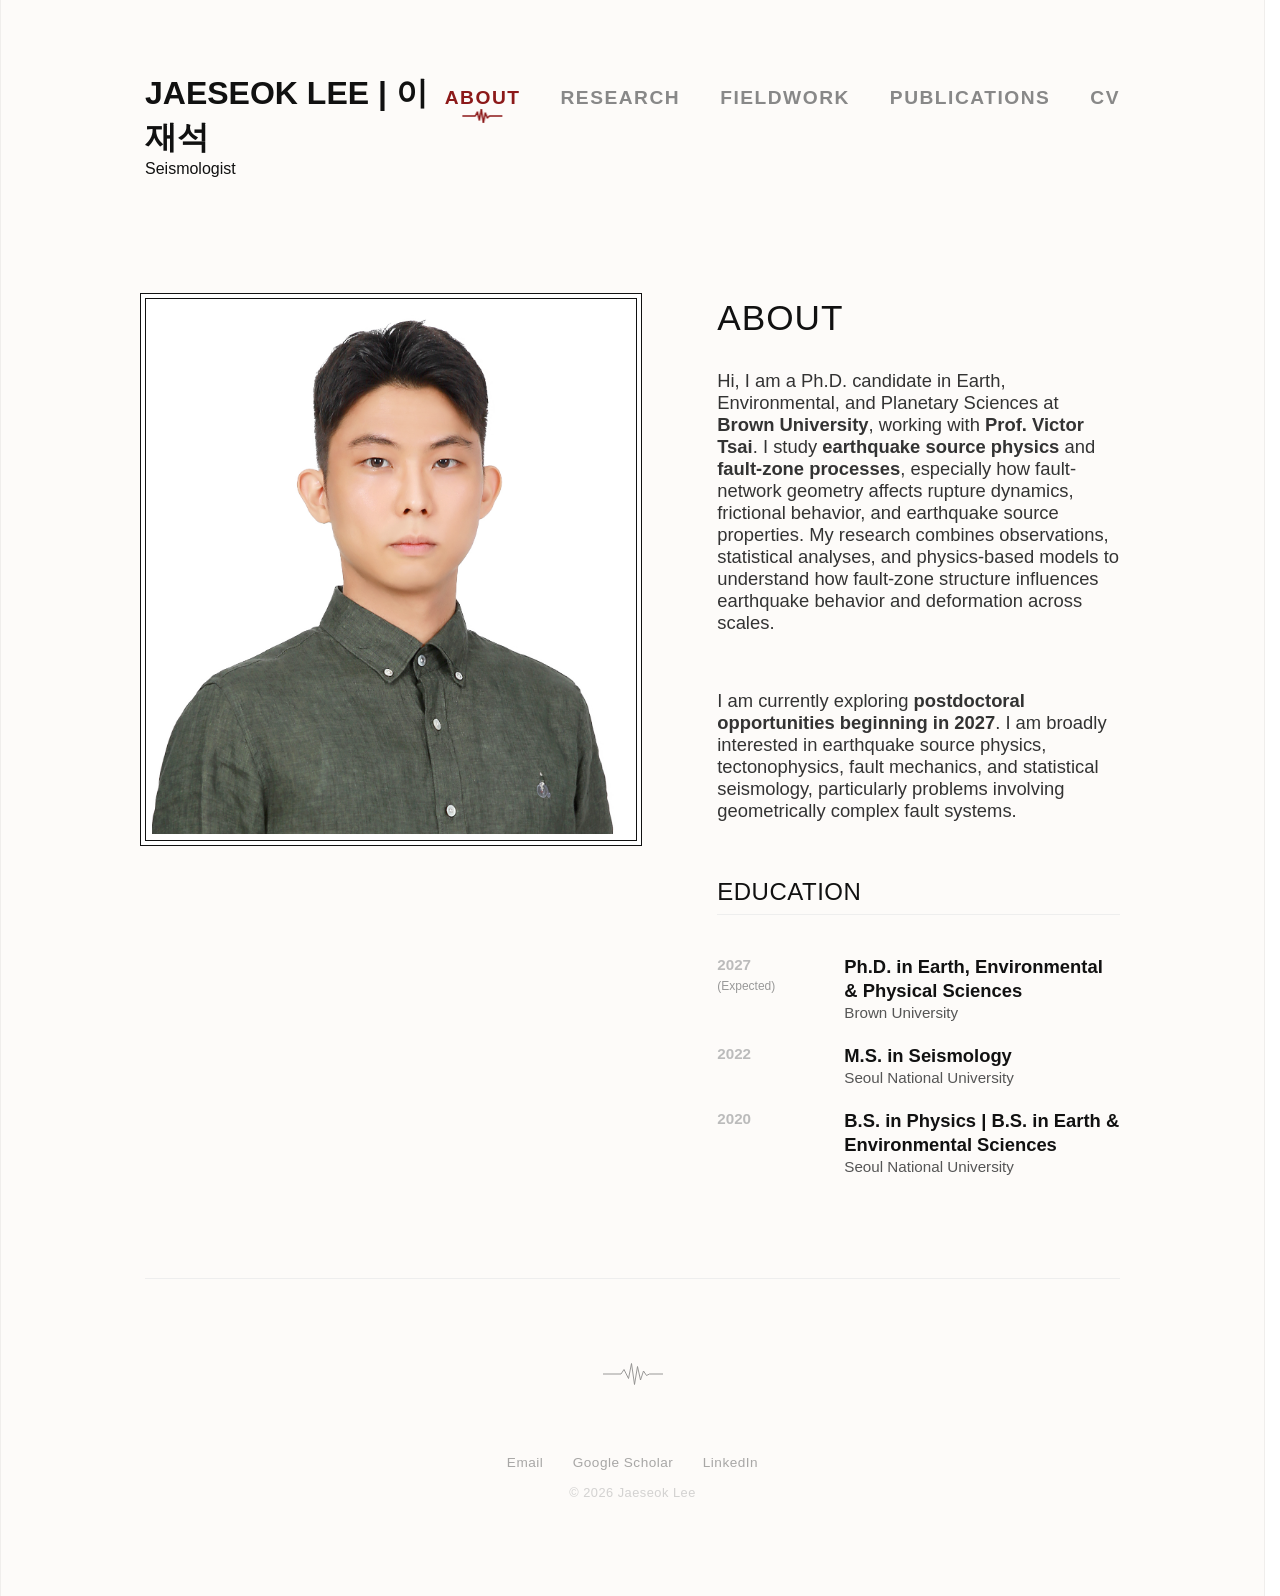
<file: index.html>
<!DOCTYPE html>
<html lang="en">
<head>
    <meta charset="UTF-8">
    <meta name="viewport" content="width=device-width, initial-scale=1.0">
    <title>Jaeseok Lee | Seismologist</title>
    <link rel="stylesheet" href="style.css">
</head>
<body>

    

    <main>
        <div id="header-container"></div>

            <div id="page-content">
            
            
            <section id="about" class="split-container">
                
                <div class="split-image">
                    <img src="images/Jaeseok-Lee-Profile-Pic-crop.png" alt="Jaeseok Lee">
                </div>
                
                <div class="split-text">
                    <h1>ABOUT</h1>
                    <p>
                        Hi, I am a Ph.D. candidate in Earth, Environmental, and Planetary Sciences at <b>Brown University</b>, working with <b>Prof. Victor Tsai</b>. I study <b>earthquake source physics</b> and <b>fault-zone processes</b>, especially how fault-network geometry affects rupture dynamics, frictional behavior, and earthquake source properties. My research combines observations, statistical analyses, and physics-based models to understand how fault-zone structure influences earthquake behavior and deformation across scales.
                    </p>

                    <p>
                        I am currently exploring <b>postdoctoral opportunities beginning in 2027</b>. I am broadly interested in earthquake source physics, tectonophysics, fault mechanics, and statistical seismology, particularly problems involving geometrically complex fault systems.
                    </p>
                    
                    <h2 style="margin-top: 3.5rem; font-size: 1.5rem; border-bottom: 1px solid #eee; padding-bottom: 0.5rem;">EDUCATION</h2>
                    
                    <div class="education-timeline" style="margin-top: 1.5rem;">
                        
                        <div class="timeline-item">
                            <span class="timeline-year">2027<br><small>(Expected)</small></span>
                            <div class="timeline-content">
                                <h3>Ph.D. in Earth, Environmental & Physical Sciences</h3>
                                <p class="institution">Brown University</p>
                            </div>
                        </div>
                    
                        <div class="timeline-item">
                            <span class="timeline-year">2022</span>
                            <div class="timeline-content">
                                <h3>M.S. in Seismology</h3>
                                <p class="institution">Seoul National University</p>
                            </div>
                        </div>
                    
                        <div class="timeline-item">
                            <span class="timeline-year">2020</span>
                            <div class="timeline-content">
                                <h3>B.S. in Physics | B.S. in Earth & Environmental Sciences</h3>
                                <p class="institution">Seoul National University</p>
                            </div>
                        </div>
                    
                    </div>
                </div>
            </section>
    
            <hr class="section-divider">
    
            <!--
            <section class="split-container" style="grid-template-columns: 1.2fr 0.8fr; margin-top: 2rem;">
                
                <div>
                    <h2 style="font-size: 1.5rem; margin-bottom: 2rem;">HONORS AND AWARDS</h2>
                    <div class="education-timeline">
                    
                        <div class="timeline-item">
                            <span class="timeline-year">2020 – 2021</span>
                            <div class="timeline-content">
                                <h3>Academic Excellence Scholarship</h3>
                                <p class="institution">Seoul National University</p>
                            </div>
                        </div>
                    
                        <div class="timeline-item">
                            <span class="timeline-year">2020</span>
                            <div class="timeline-content">
                                <h3>Brain Korea 21 Plus Research Scholarship</h3>
                                <p class="institution">National Research Foundation of Korea</p>
                            </div>
                        </div>
                    
                        <div class="timeline-item">
                            <span class="timeline-year">2013 – 2019</span>
                            <div class="timeline-content">
                                <h3>Presidential Science Scholarship</h3>
                                <p class="institution">Korea Student Aid Foundation</p>
                                <p class="details">* 4-year full-ride scholarship</p>
                            </div>
                        </div>
                    
                    </div>
                </div>
    
                <div style="padding-left: 2rem;">
                    <h2 style="font-size: 1.5rem; margin-bottom: 2rem;">RESEARCH SKILLS</h2>
                    <ul style="list-style: none; line-height: 2; color: #333; font-size: 1.05rem;">
                        <li>• 3-D Wave Propagation Simulations (SPECFEM3D, SRCMOD)</li>
                        <li>• Physics-Based Ground Motion Modeling</li>
                        <li>• Complex Fault Geometry Analysis</li>
                        <li>• Pseudo-Dynamic Rupture Parameterization</li>
                        <li>• Seismic Surveys (Trillium Compact, Centaur, SmartSolo)</li>
                    </ul>
                </div>
    
            </section>
            -->

        </div> <!-- page content -->

        <div id="footer-container"></div>
    </main>
    
    <script src="script.js"></script>
</body>
</html>
</file>
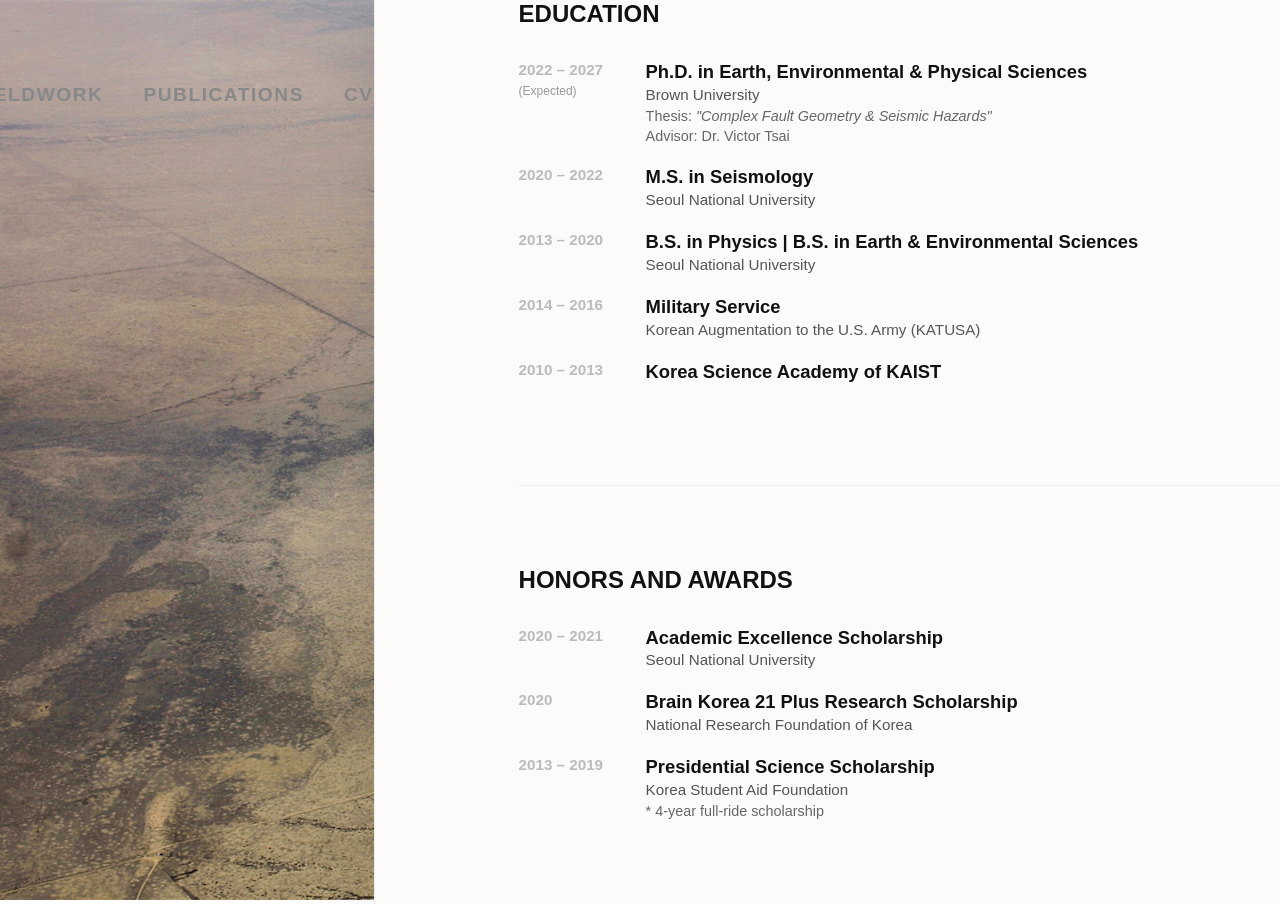
<file: education.html>
<!DOCTYPE html>
<html lang="en">
<head>
    <meta charset="UTF-8">
    <meta name="viewport" content="width=device-width, initial-scale=1.0">
    <title>Education | Jaeseok Lee</title>
    <link rel="stylesheet" href="style.css">
</head>
<body>

    <div id="header-container"></div>

    <main class="page-section">
        <h2>EDUCATION</h2>

        <div class="education-timeline">
        
            <div class="timeline-item">
                <span class="timeline-year">2022 – 2027<br><small>(Expected)</small></span>
                <div class="timeline-content">
                    <h3>Ph.D. in Earth, Environmental & Physical Sciences</h3>
                    <p class="institution">Brown University</p>
                    <p class="details">Thesis: <em>"Complex Fault Geometry & Seismic Hazards"</em><br>Advisor: Dr. Victor Tsai</p>
                </div>
            </div>
        
            <div class="timeline-item">
                <span class="timeline-year">2020 – 2022</span>
                <div class="timeline-content">
                    <h3>M.S. in Seismology</h3>
                    <p class="institution">Seoul National University</p>
                </div>
            </div>
        
            <div class="timeline-item">
                <span class="timeline-year">2013 – 2020</span>
                <div class="timeline-content">
                    <h3>B.S. in Physics | B.S. in Earth & Environmental Sciences</h3>
                    <p class="institution">Seoul National University</p>
                </div>
            </div>
        
            <div class="timeline-item">
                <span class="timeline-year">2014 – 2016</span>
                <div class="timeline-content">
                    <h3>Military Service</h3>
                    <p class="institution">Korean Augmentation to the U.S. Army (KATUSA)</p>
                </div>
            </div>
        
            <div class="timeline-item">
                <span class="timeline-year">2010 – 2013</span>
                <div class="timeline-content">
                    <h3>Korea Science Academy of KAIST</h3>
                </div>
            </div>
        
        </div>

    <hr class="section-divider">

<h2>HONORS AND AWARDS</h2>
        
        <div class="education-timeline">
        
            <div class="timeline-item">
                <span class="timeline-year">2020 – 2021</span>
                <div class="timeline-content">
                    <h3>Academic Excellence Scholarship</h3>
                    <p class="institution">Seoul National University</p>
                </div>
            </div>
        
            <div class="timeline-item">
                <span class="timeline-year">2020</span>
                <div class="timeline-content">
                    <h3>Brain Korea 21 Plus Research Scholarship</h3>
                    <p class="institution">National Research Foundation of Korea</p>
                </div>
            </div>
        
            <div class="timeline-item">
                <span class="timeline-year">2013 – 2019</span>
                <div class="timeline-content">
                    <h3>Presidential Science Scholarship</h3>
                    <p class="institution">Korea Student Aid Foundation</p>
                    <p class="details">* 4-year full-ride scholarship</p>
                </div>
            </div>
        
        </div>
        
    </main>

    <div id="footer-container"></div>
    
    <script src="script.js"></script>
</body>
</html>
</file>
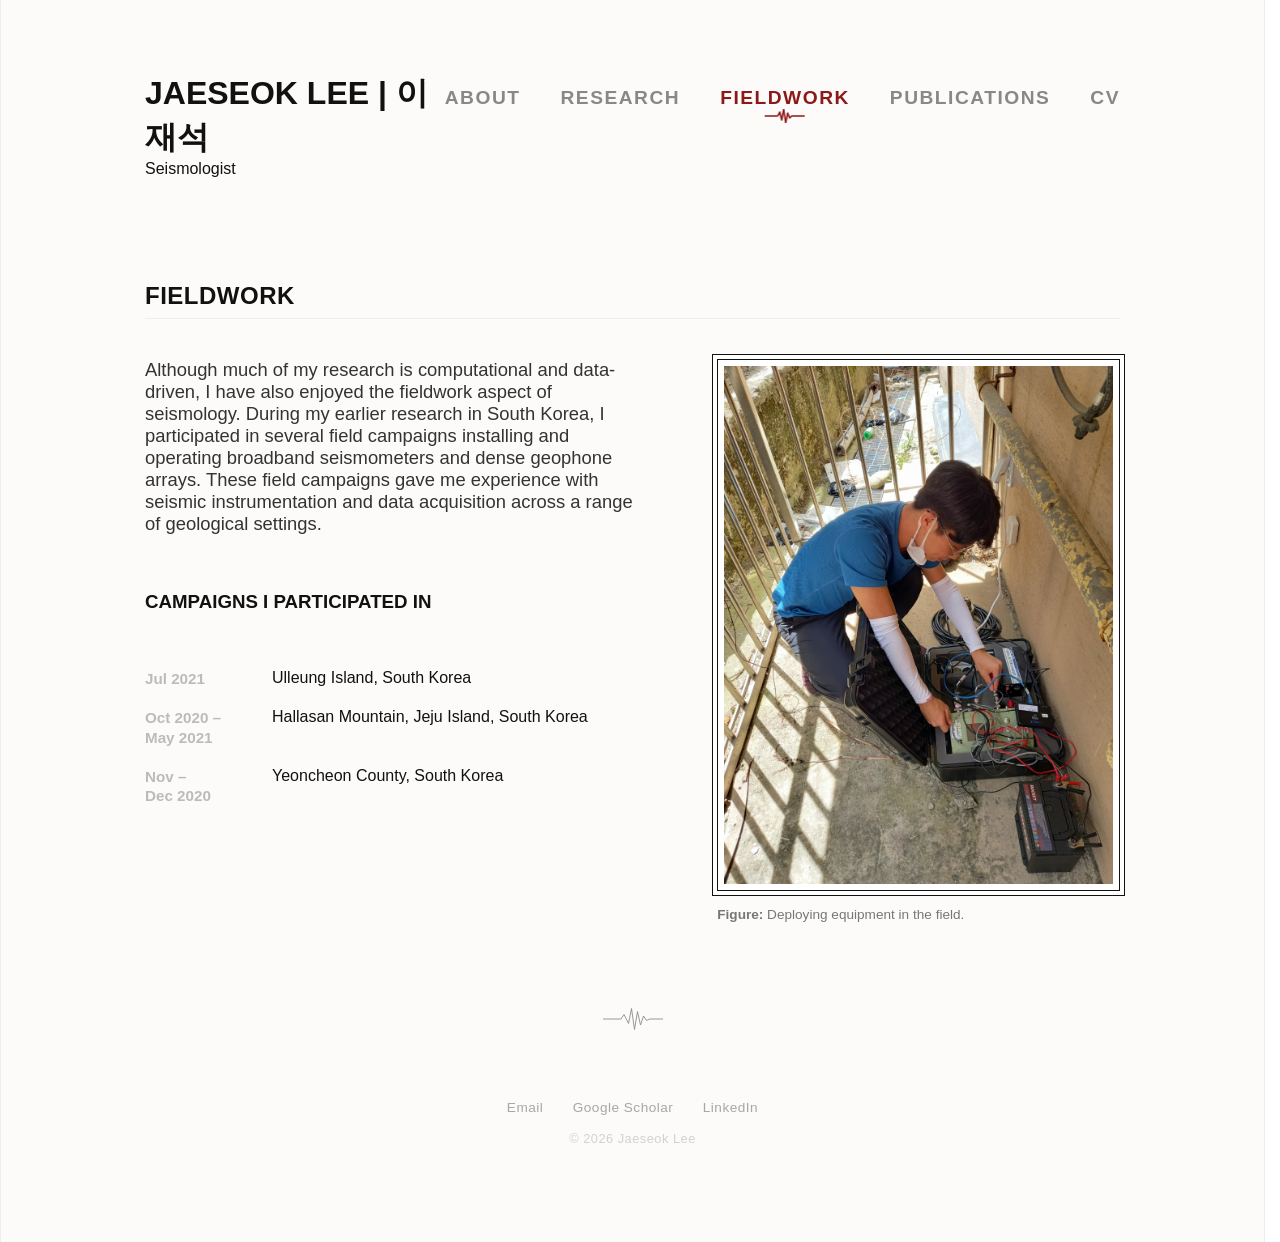
<file: fieldwork.html>
<!DOCTYPE html>
<html lang="en">
<head>
    <meta charset="UTF-8">
    <meta name="viewport" content="width=device-width, initial-scale=1.0">
    <title>Fieldwork | Jaeseok Lee</title>
    <link rel="stylesheet" href="style.css">
</head>
<body>

    <main>
        <div id="header-container"></div>

        <div id="page-content">
            
        <h2>FIELDWORK</h2>

        <section class="split-container">
            
            <div class="split-text">
                <p>
                    Although much of my research is computational and data-driven, I have also enjoyed the fieldwork aspect of seismology. During my earlier research in South Korea, I participated in several field campaigns installing and operating broadband seismometers and dense geophone arrays. These field campaigns gave me experience with seismic instrumentation and data acquisition across a range of geological settings.
                    <!--
                    The contrast between computer-based data analysis and outdoor fieldwork is another charm of seismology. I have participated in a number of research projects deploying broadband seismometers and geophone arrays at various sites in the Korean Peninsula.
                    -->
                </p>
                
                <h3>CAMPAIGNS I PARTICIPATED IN</h3>
                    <p></p>
                    <div class="timeline-item">
                        <span class="timeline-year">Jul 2021</span>
                        <div class="timeline-content institution">
                            Ulleung Island, South Korea
                        </div>
                    </div>

                    <div class="timeline-item">
                        <span class="timeline-year">Oct 2020 –<br>May 2021</span>
                        <div class="timeline-content institution">
                            Hallasan Mountain, Jeju Island, South Korea
                        </div>
                    </div>

                    <div class="timeline-item">
                        <span class="timeline-year">Nov –<br>Dec 2020</span>
                        <div class="timeline-content institution">
                            Yeoncheon County, South Korea
                        </div>
                    </div>


            </div>
            
            <div class="split-image">
                <a href="images/Field.jpg" target="_blank" class="image-link">
                    <img src="images/Field.jpg" alt="Broadband seismometer deployment in the field">
                </a>
                <p class="caption" style="margin-top: 0.8rem; font-size: 0.85rem; color: #777; line-height: 1.4;">
                    <strong>Figure:</strong> Deploying equipment in the field.
                </p>
            </div>

        </section>

        <div class="education-timeline" style="margin-top: 5rem;">
            

        </div>

        </div> <!-- page-content -->
        
        <div id="footer-container"></div>
        
    </main>
    

    <script src="script.js"></script>
</body>
</html>
</file>
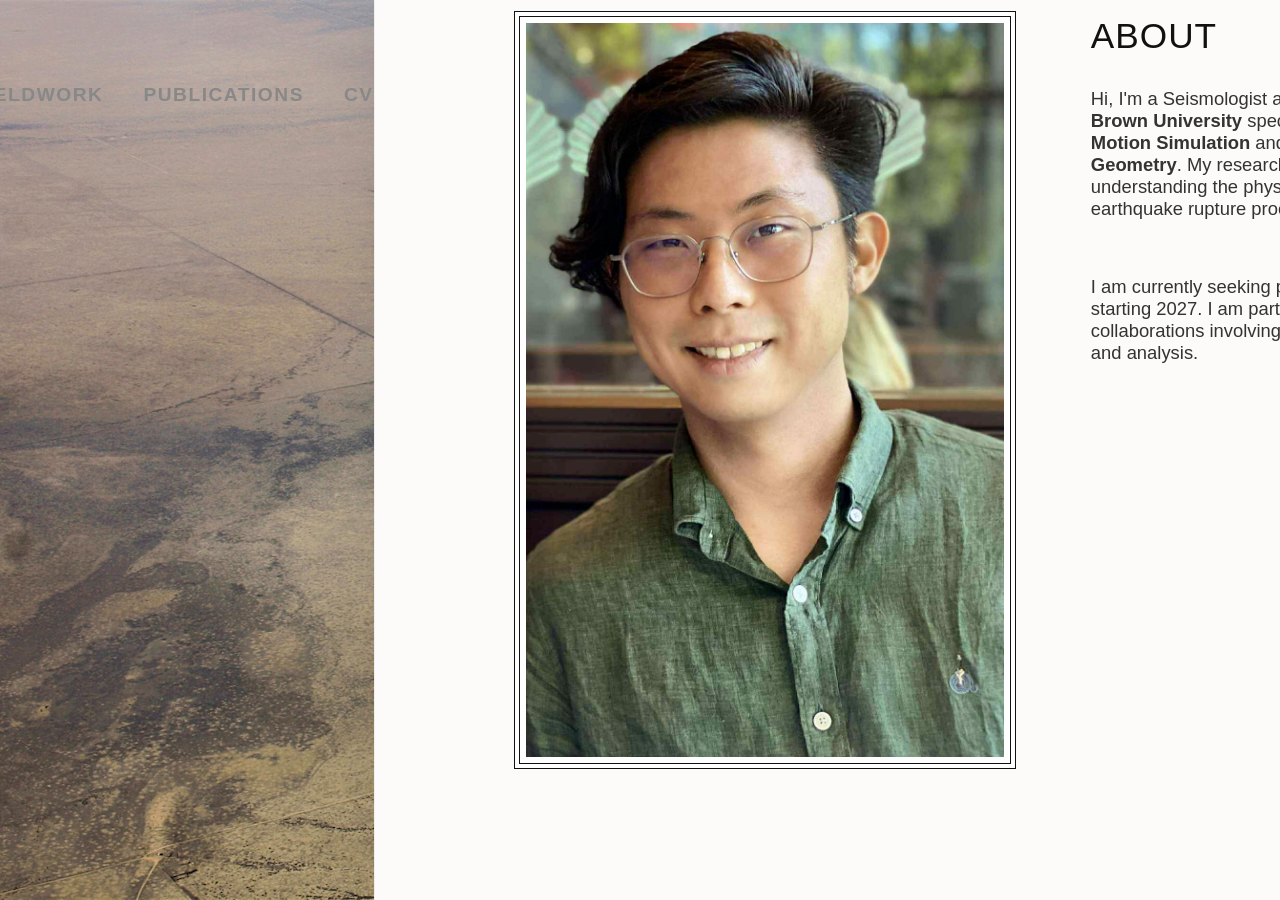
<file: index0.html>
<!DOCTYPE html>
<html lang="en">
<head>
    <meta charset="UTF-8">
    <meta name="viewport" content="width=device-width, initial-scale=1.0">
    <title>Jaeseok Lee | Seismologist</title>
    <link rel="stylesheet" href="style.css">
</head>
<body>

    <div id="header-container"></div>

    <main>
        <section id="about" class="split-container">
            <div class="split-image">
                <img src="images/jaeseok1.png" alt="Jaeseok Lee">
            </div>
            <div class="split-text">
                <h1>ABOUT</h1>
                <p>Hi, I'm a Seismologist and PhD candidate at <b>Brown University</b> specializing in <b>Ground Motion Simulation</b> and <b>Complex Fault Geometry</b>. My research focuses on understanding the physical constraints impacting earthquake rupture processes.</p>
                <p>I am currently seeking post-doctoral opportunities starting 2027. I am particularly interested in collaborations involving seismic data collection and analysis.</p>
                
                
            </div>
        </section>
        
    </main>

    <div id="footer-container"></div>

    <script src="script.js"></script>
    
</body>
</html>
</file>
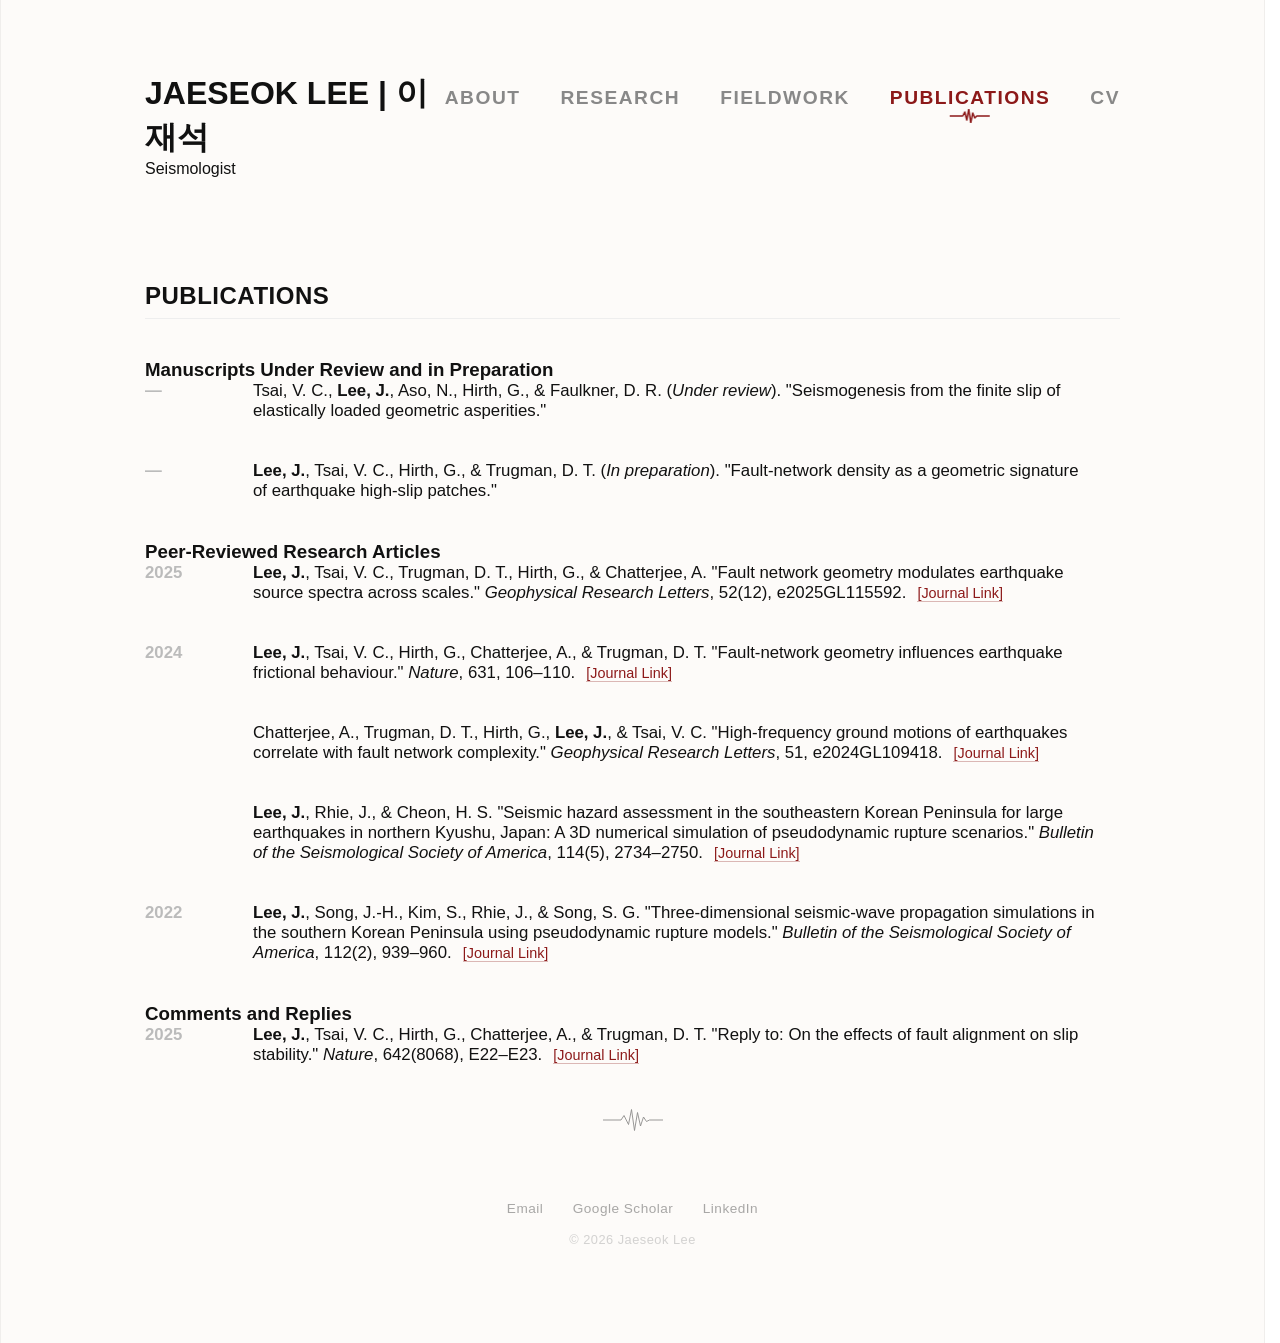
<file: publications.html>
<!DOCTYPE html>
<html lang="en">
<head>
    <meta charset="UTF-8">
    <meta name="viewport" content="width=device-width, initial-scale=1.0">
    <title>Research | Jaeseok Lee</title>
    <link rel="stylesheet" href="style.css">
</head>
<body>

    <main class="page-section">
        
   <div id="header-container"></div>

        <div id="page-content">
            <h2>PUBLICATIONS</h2>

            <!-- Manuscripts Under Review & In Prep -->
            <h3 class="section-subheading">Manuscripts Under Review and in Preparation</h3>
            <ul class="publications-list">
                <li class="pub-item">
                    <span class="pub-year">—</span>
                    <div class="pub-details">
                        Tsai, V. C., <strong>Lee, J.</strong>, Aso, N., Hirth, G., & Faulkner, D. R. (<em>Under review</em>). 
                        "Seismogenesis from the finite slip of elastically loaded geometric asperities."
                    </div>
                </li>

                <li class="pub-item">
                    <span class="pub-year">—</span>
                    <div class="pub-details">
                        <strong>Lee, J.</strong>, Tsai, V. C., Hirth, G., & Trugman, D. T. (<em>In preparation</em>). 
                        "Fault-network density as a geometric signature of earthquake high-slip patches."
                    </div>
                </li>
            </ul>

            <!-- Peer-Reviewed Research Articles -->
            <h3 class="section-subheading">Peer-Reviewed Research Articles</h3>
            <ul class="publications-list">
                <li class="pub-item">
                    <span class="pub-year">2025</span>
                    <div class="pub-details">
                        <strong>Lee, J.</strong>, Tsai, V. C., Trugman, D. T., Hirth, G., & Chatterjee, A. 
                        "Fault network geometry modulates earthquake source spectra across scales." 
                        <em>Geophysical Research Letters</em>, 52(12), e2025GL115592.
                        <a href="https://doi.org/10.1029/2025GL115592" target="_blank" class="pub-link">[Journal Link]</a>
                    </div>
                </li>

                <li class="pub-item">
                    <span class="pub-year">2024</span>
                    <div class="pub-details">
                        <strong>Lee, J.</strong>, Tsai, V. C., Hirth, G., Chatterjee, A., & Trugman, D. T. 
                        "Fault-network geometry influences earthquake frictional behaviour." 
                        <em>Nature</em>, 631, 106–110.
                        <a href="https://doi.org/10.1038/s41586-024-07518-6" target="_blank" class="pub-link">[Journal Link]</a>
                    </div>
                </li>

                <li class="pub-item">
                    <span class="pub-year"></span>
                    <div class="pub-details">
                        Chatterjee, A., Trugman, D. T., Hirth, G., <strong>Lee, J.</strong>, & Tsai, V. C. 
                        "High-frequency ground motions of earthquakes correlate with fault network complexity." 
                        <em>Geophysical Research Letters</em>, 51, e2024GL109418.
                        <a href="https://doi.org/10.1029/2024GL109418" target="_blank" class="pub-link">[Journal Link]</a>
                    </div>
                </li>

                <li class="pub-item">
                    <span class="pub-year"></span>
                    <div class="pub-details">
                        <strong>Lee, J.</strong>, Rhie, J., & Cheon, H. S. 
                        "Seismic hazard assessment in the southeastern Korean Peninsula for large earthquakes in northern Kyushu, Japan: A 3D numerical simulation of pseudodynamic rupture scenarios." 
                        <em>Bulletin of the Seismological Society of America</em>, 114(5), 2734–2750.
                        <a href="https://doi.org/10.1785/0120230305" target="_blank" class="pub-link">[Journal Link]</a>
                    </div>
                </li>

                <li class="pub-item">
                    <span class="pub-year">2022</span>
                    <div class="pub-details">
                        <strong>Lee, J.</strong>, Song, J.-H., Kim, S., Rhie, J., & Song, S. G. 
                        "Three-dimensional seismic-wave propagation simulations in the southern Korean Peninsula using pseudodynamic rupture models." 
                        <em>Bulletin of the Seismological Society of America</em>, 112(2), 939–960.
                        <a href="https://doi.org/10.1785/0120210172" target="_blank" class="pub-link">[Journal Link]</a>
                    </div>
                </li>
            </ul>

            <!-- Comments and Replies -->
            <h3 class="section-subheading">Comments and Replies</h3>
            <ul class="publications-list">
                <li class="pub-item">
                    <span class="pub-year">2025</span>
                    <div class="pub-details">
                        <strong>Lee, J.</strong>, Tsai, V. C., Hirth, G., Chatterjee, A., & Trugman, D. T. 
                        "Reply to: On the effects of fault alignment on slip stability." 
                        <em>Nature</em>, 642(8068), E22–E23.
                        <a href="https://doi.org/10.1038/s41586-025-09118-4" target="_blank" class="pub-link">[Journal Link]</a>
                    </div>
                </li>
            </ul>
        </div> <!-- page content -->
        
        <div id="footer-container"></div>
        
    </main>
    
    <script src="script.js"></script>
    
</body>
</html>
</file>
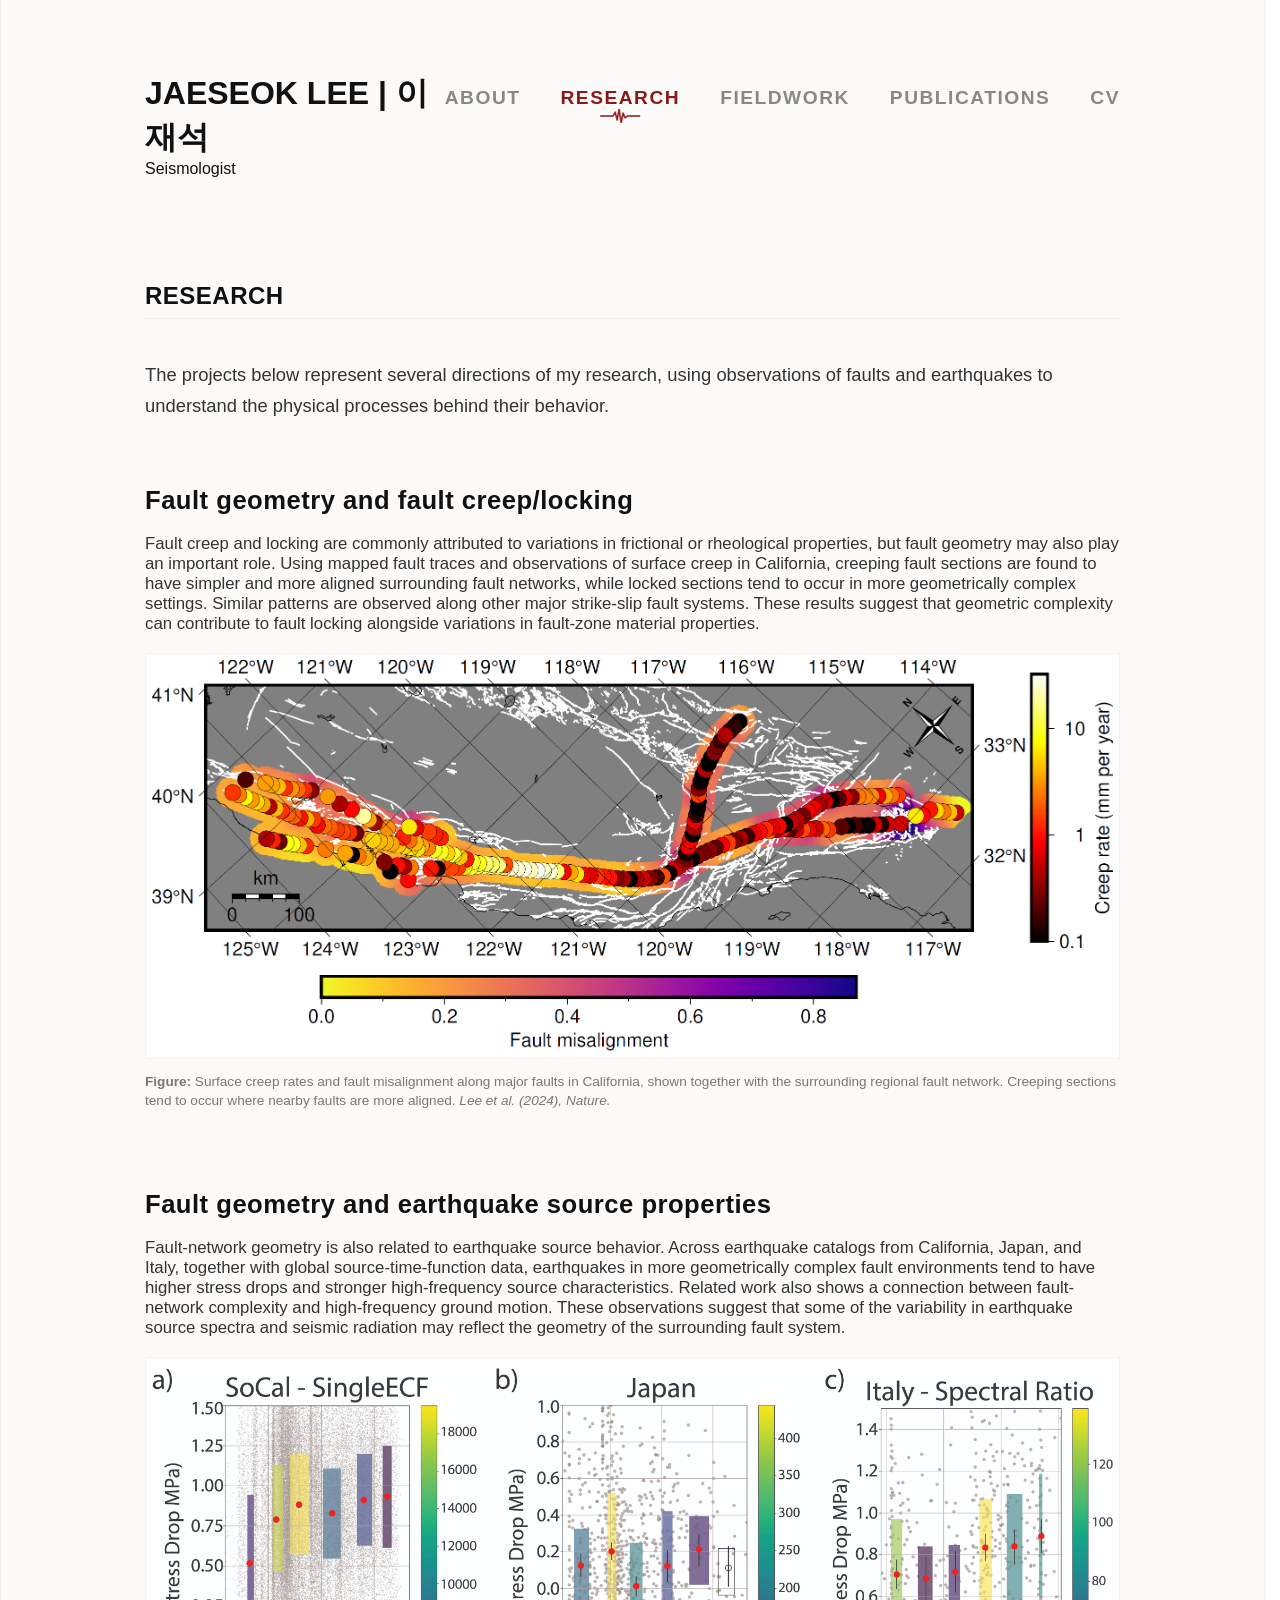
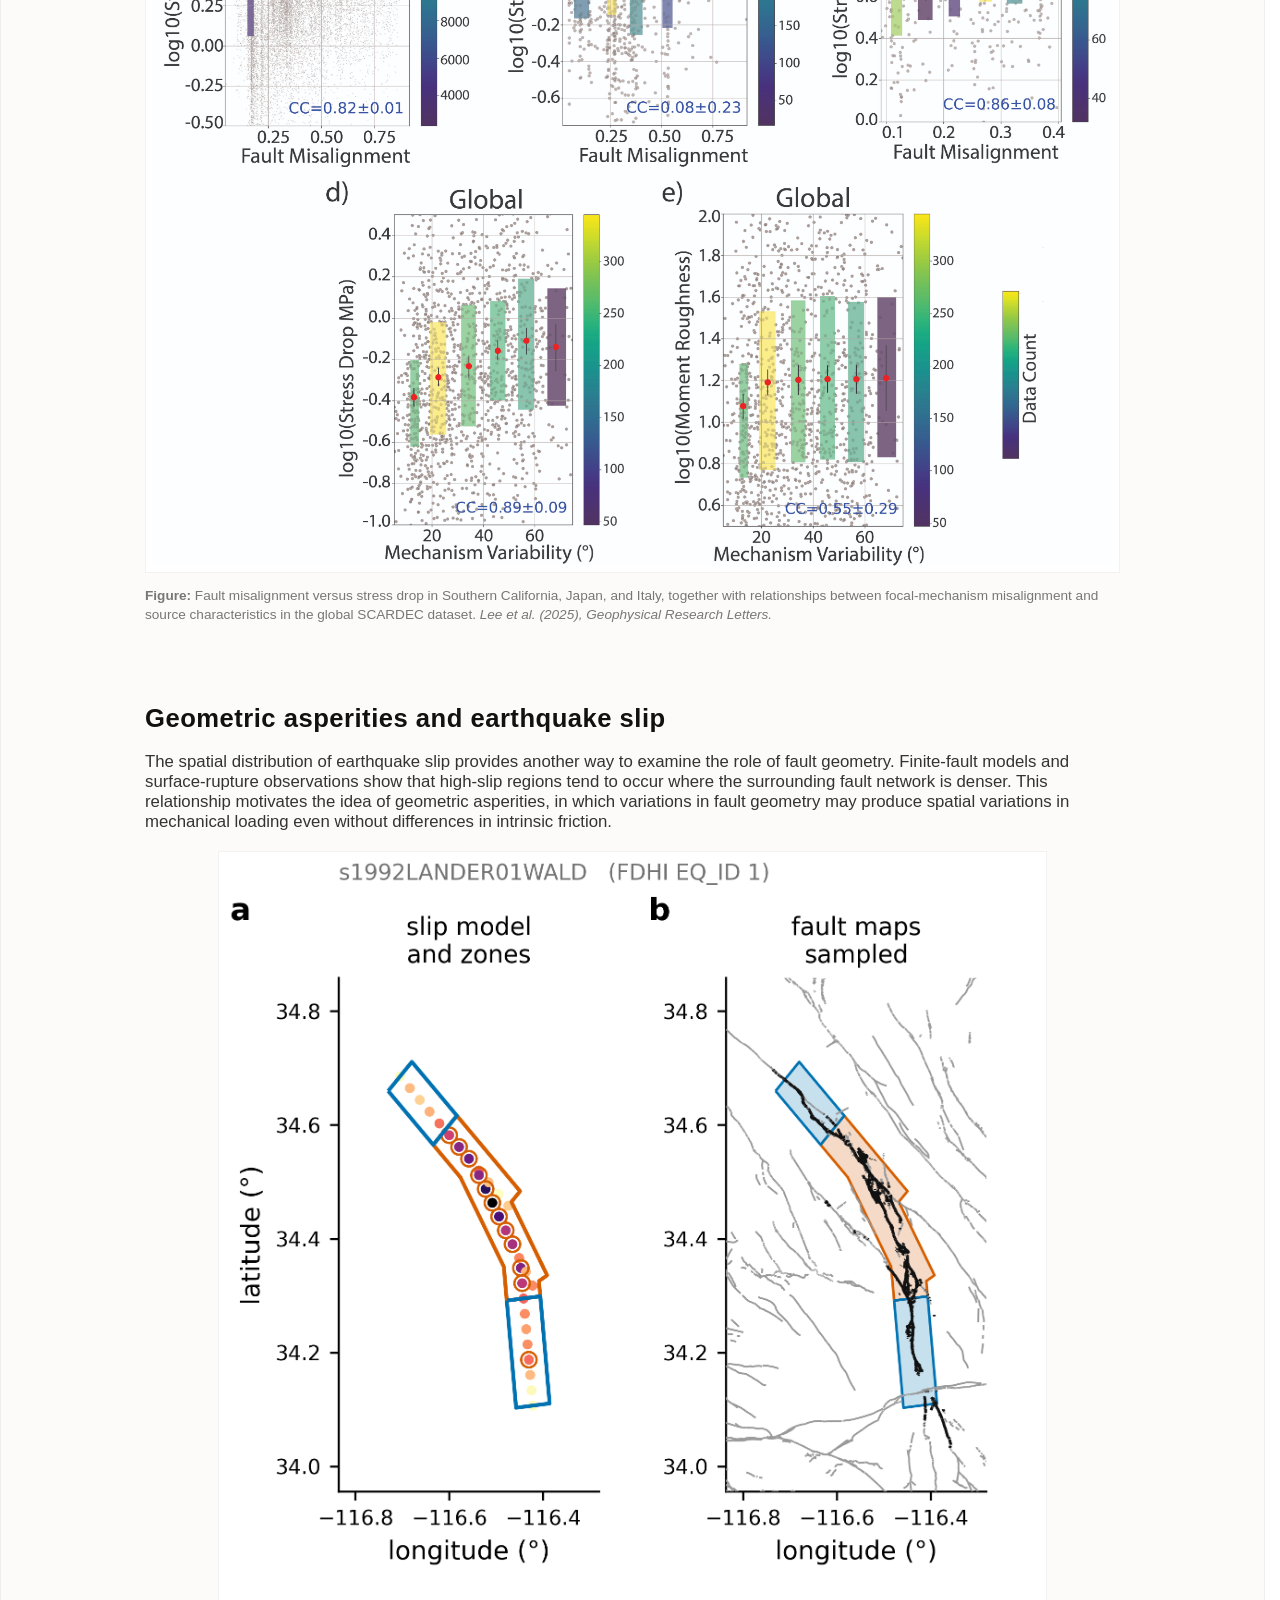
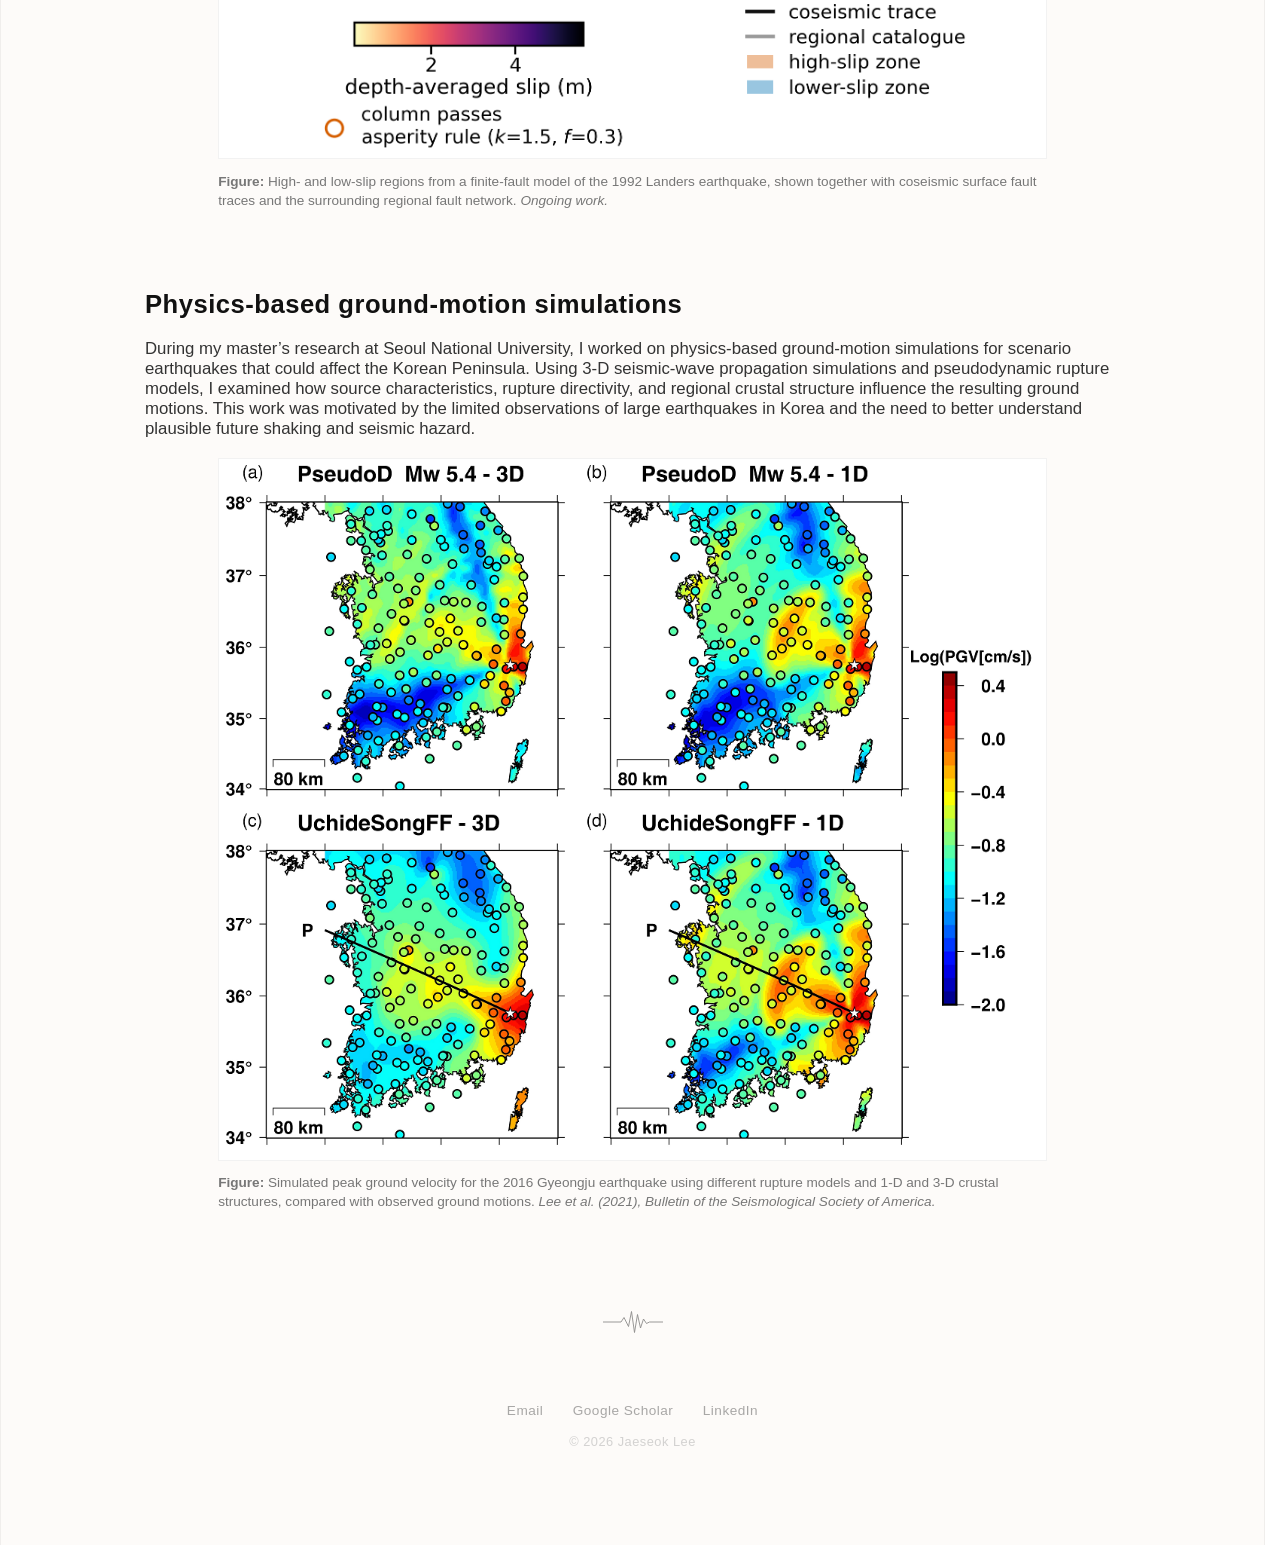
<file: research.html>
<!DOCTYPE html>
<html lang="en">
<head>
    <meta charset="UTF-8">
    <meta name="viewport" content="width=device-width, initial-scale=1.0">
    <title>Research | Jaeseok Lee</title>
    <link rel="stylesheet" href="style.css">
</head>
<body>

    <main>

    <div id="header-container"></div>

        <div id="page-content">
        
        <section class="research-intro">
            <h2>RESEARCH</h2>
            <p class="lead-text">
                The projects below represent several directions of my research, using observations of faults and earthquakes to understand the physical processes behind their behavior.

                <!--I perceive seismology as a study of identifying the mapping between the unknown earthquake source domain and the codomain of observables.
                Although the forward mapping - represented by the Green's functions - is deterministic in theory, some aspects of the map still remain unclear.
                The earthquake source process is ill-constrained, the available observations are limited, and the mapping functions are restricted by our knowledge about the Earth's structure and the seismic wave propagation.
                I believe that the relationship between the source domain and the observable range should be formulated probabilistically to account for both epistemic and aleatory uncertainties. In this sense, my research aimed to make a small contribution towards identifying the mapping through numerical modeling and statistical parametrization, albeit within a limited scope of frequency, magnitude, and region.
                -->
            </p>
        </section>


        <section class="project-item">

            <div class="project-text">
                <h3>Fault geometry and fault creep/locking</h3>
                <p>
                    Fault creep and locking are commonly attributed to variations in frictional or rheological properties, but fault geometry may also play an important role. Using mapped fault traces and observations of surface creep in California, creeping fault sections are found to have simpler and more aligned surrounding fault networks, while locked sections tend to occur in more geometrically complex settings. Similar patterns are observed along other major strike-slip fault systems. These results suggest that geometric complexity can contribute to fault locking alongside variations in fault-zone material properties.
                </p>

                <div class="project-figure">
                    <img src="images/Figure1.png">
                    <p class="caption"><strong>Figure:</strong> Surface creep rates and fault misalignment along major faults in California, shown together with the surrounding regional fault network. Creeping sections tend to occur where nearby faults are more aligned. <em>Lee et al. (2024), Nature.</em></p>
                </div>

            </div> <!-- project-text -->

            <div class="project-text">
                <h3>Fault geometry and earthquake source properties</h3>
                <p>
                    Fault-network geometry is also related to earthquake source behavior. Across earthquake catalogs from California, Japan, and Italy, together with global source-time-function data, earthquakes in more geometrically complex fault environments tend to have higher stress drops and stronger high-frequency source characteristics. Related work also shows a connection between fault-network complexity and high-frequency ground motion. These observations suggest that some of the variability in earthquake source spectra and seismic radiation may reflect the geometry of the surrounding fault system.
                </p>

                <div class="project-figure">
                    <img src="images/Figure2.jpg">
                    <p class="caption"><strong>Figure:</strong> Fault misalignment versus stress drop in Southern California, Japan, and Italy, together with relationships between focal-mechanism misalignment and source characteristics in the global SCARDEC dataset. <em>Lee et al. (2025), Geophysical Research Letters.</em></p>
                </div>

            </div> <!-- project-text -->

            <div class="project-text">
                <h3>Geometric asperities and earthquake slip</h3>
                <p>
                    The spatial distribution of earthquake slip provides another way to examine the role of fault geometry. Finite-fault models and surface-rupture observations show that high-slip regions tend to occur where the surrounding fault network is denser. This relationship motivates the idea of geometric asperities, in which variations in fault geometry may produce spatial variations in mechanical loading even without differences in intrinsic friction.
                </p>

                <div class="project-figure" style="max-width: 85%; margin: 0 auto;">
                    <img src="images/Figure3.png">
                    <p class="caption"><strong>Figure:</strong> High- and low-slip regions from a finite-fault model of the 1992 Landers earthquake, shown together with coseismic surface fault traces and the surrounding regional fault network. <em>Ongoing work.</em></p>
                </div>

            </div> <!-- project-text -->
            
            <div class="project-text">
                <h3>Physics-based ground-motion simulations</h3>
                <p>
                    During my master’s research at Seoul National University, I worked on physics-based ground-motion simulations for scenario earthquakes that could affect the Korean Peninsula. Using 3-D seismic-wave propagation simulations and pseudodynamic rupture models, I examined how source characteristics, rupture directivity, and regional crustal structure influence the resulting ground motions. This work was motivated by the limited observations of large earthquakes in Korea and the need to better understand plausible future shaking and seismic hazard.
                </p>

                <div class="project-figure" style="max-width: 85%; margin: 0 auto;">
                    <img src="images/Figure4.png">
                    <p class="caption"><strong>Figure:</strong> Simulated peak ground velocity for the 2016 Gyeongju earthquake using different rupture models and 1-D and 3-D crustal structures, compared with observed ground motions. <em>Lee et al. (2021), Bulletin of the Seismological Society of America.</em></p>
                </div>

            </div> <!-- project-text -->

            <!--
            <div class="project-text">
                <h3>3-D Seismic Wave Propagation</h3>
                <p>
                    In my publication Lee et al. (in press), I simulated the seismic waveforms for large (Mw > 5.4) earthquake scenarios in the southeastern Korean Peninsula, using pseudo-dynamic rupture models and a 3-D velocity model within a SEM-based framework (<a href=https://geodynamics.org/cig/software/specfem3d/>SPECFEM3D</a>).
                    Ensembles of <a href=https://github.com/sgsong1017/SongRMG>pseudo-dynamic rupture models</a> (<a href=https://academic.oup.com/gji/article/204/2/1254/597744?login=true>Song, 2016</a>), with correlation structures derived from a set of dynamic rupture models, were generated stochastically to emulate the unknown rupture process under physical constraints.
                    300 different rupture models were generated for a fixed scenario magnitude, and each rupture model was convolved with the pre-calculated Green's functions at the discretized subfaults.
                    Comparison of the aggregated peak ground velocity values to the observations of the 2016 Gyeongju earthquake demonstrated that the effects of surface-wave radiation, rupture directivity, and both local and regional amplifications from the 3-D wave propagation were reproduced accurately.
                </p>

                <div class="project-figure">
                    <img src="images/Pseudo.png">
                    <p class="caption"><strong>Figure:</strong> Gradient plots illustrating an example of a randomly generated pseudo-dynamic rupture model for a Mw 7.0 scenario (Lee et al., 2021).</p>
                </div>
                
                <p>
                    This reseach was developed with guidance from Professor <a href=https://seismology.korea.ac.kr/cv><b>Seongryong Kim</b></a>, and is the first published work of 3-D physics-based ground motion simulations targeting the Korean Peninsula.
                    In the research process, I learned that the faith in numerical simulations can only be developed through rigorous verification and validation.
                    I had previously tested the reliability of 3-D wave propagation simulations with finite fault models (<a href=http://equake-rc.info/srcmod/>SRCMOD</a>) of large historical earthquakes (e.g., 1946 Nankai, 2004 Fukuoka, 2016 Kumamoto) in my undergraduate research project (<a href=https://jsklee.github.io/assets/data/InternReport.pdf>1</a>, <a href=https://jsklee.github.io/assets/data/NankaiEQ.pdf>2</a>), which became the foundation for this study.
                    I seek to develop my abilities as a researcher to appropriately formulate meaningful geophysical problems and interpret the implications of numerical simulations.
                    For more details, please check out my presentation in AGU 2021.
                </p>

                <div class="project-figure">
                    <img src="images/ResearchOverview.png">
                    <p class="caption"><strong>Figure:</strong> The spatial distribution of median PGV from the ground motion simulations of (a) Mw 5.4 pseudo-dynamic models in 3-D, (b) Mw 5.4 pseudo-dynamic models in 1-D, (c) USFF model in 3-D, and (d) <a href=https://agupubs.onlinelibrary.wiley.com/doi/full/10.1002/2017GL076960>USFF model</a> in 1-D. The observed PGV values from the 2016 Gyeongju earthquake are plotted in circles (Lee et al., 2021).</p>
                </div>

                <div class="research-reference">
                    <h4>References</h4>
                    <ul>
                        <li>
                            Lee, J., Song, J.-H., Kim, S., Rhie, J., & Song, S. G. (2021). Three-dimensional seismic wave propagation simulations in the southern Korean Peninsula using pseudo-dynamic rupture models. Bull. Seismol. Soc. Am., 112(2), 939-960
                        </li>
                        <li>
                            Komatitsch, D., Liu, Q., Tromp, J., Suss, P., Stidham, C., & Shaw, J. H. (2004). Simulations of ground motion in the Los Angeles basin based upon the spectral-element method. Bull. Seismol. Soc. Am., 94(1), 187-206.
                        </li>
                        <li>
                            Rhie, J., Kim, S., Woo, J. U., & Song, J.-H. (2016, December 12-16). Three-dimensional velocity model of crustal structure in the southern Korean Peninsula and its full-waveform validations [Poster presentation]. American Geophysical Union Fall Meeting, San Francisco, CA.
                        </li>
                        <li>
                            Song, S. G. (2016). Developing a generalized pseudo-dynamic source model of Mw 6.5-7.0 to simulate strong ground motions. Geophys. J. Int., 204(2), 1254-1265.
                        </li>
                        <li>
                            Uchide, T. & Song, S. G. (2018). Fault rupture model of the 2016 Gyeongju, South Korea, earthquake and its implication for the underground fault system. Geophys. Res. Lett., 45(5), 2257-2264.
                        </li>
                    </ul>
                </div>
                
            </div>
            
        </section>


        <hr class="section-divider">
        <section class="project-item">
            <div class="project-text">
                <h3>Towards a Probabilistic Seismic Hazard Assesment</h3>
                <p>
                    As a completion of my Master's thesis, I am aiming to extend the results of physics-based ground motion simulations to probabilistic seismic hazard analysis and provide estimates of possible structural damage.
                    I am targeting large potential earthquakes in Northern Kyushu, which are in proximity to the Korean Peninsula and have high probabilities of rupture.
                    Statistical estimations based on ground motion simulations of sampled pseudo-dynamic rupture models, may provide a rough probability distribution of possible peak ground motions at a site.
                    Applications involving fragility curves of earthquake engineering will give probabilistic predictions on the degree of structural damage being slight, moderate, or extensive.
                </p>
                

                <div class="project-figure">
                    <img src="images/FaultFig_Hist.png">
                    <p class="caption"><strong>Figure:</strong> Large active faults at Northern Kyushu that are in proximity to the Korean Peninsula. Fault segments with high probability of rupture are selected.</p>
                </div>
                
                <p>
                    I had been working on this research since my poster presentation in AGU 2019.
                    My other research project on the 2016 Gyeongju earthquake, which began later in 2020, happened to be published in advance in the process of validating the simulation framework.
                    My Master's thesis under preparation will be a combination of the two papers, and will discuss from implementation of the simulation method, comparisons of the results to the observations, and the application prospects to earthquke engineering in its entireity.
                </p>


                <div class="research-reference">
                    <h4>References</h4>
                    <ul>
                        <li>
                            Lee, J., Song, J.-H., Rhie, J., & Song, S. G. (in preparation). Physics-based estimation of ground shaking in the southeastern Korean Peninsula for seismic hazards in northern Kyushu
                        </li>
                    </ul>
                </div>
                
            </div>
            
        </section>


        <hr class="section-divider">
        
        <section class="project-item">
            <div class="project-text">
                <h3>Modeling Prompt Elastogravity Signals</h3>
                <p>
                    For my undergraduate thesis in Physics, I studied the numerical modeling of gravity perturbations induced by earthquake rupture.
                    This research topic was prompted by a coffee talk with my friend <a href=https://www.researchgate.net/profile/Taehun-Kim-11>Taehun Kim</a>, who studies gravitational physics.
                    We were having a conversation about interdisciplinary projects, when he told me that the sensitivity of gravitational wave detectors were limited at low frequencies due to seismic noise.
                    I sensed a potential research topic and visited Professor <a href=https://physics.snu.ac.kr/en/research-faculty/faculty/fulltime?mode=view&profidx=5>Sunghoon Jung</a> to discuss some ideas I had, which developed into this <a href=https://jsklee.github.io/assets/data/PhysThesis.pdf>thesis paper</a> (in Korean).
                </p>
                

                <div class="project-figure">
                    <img src="images/Gravity.png">
                    <p class="caption"><strong>Figure:</strong> The three-component induced gravity acceleration vector at the Earth's surface, 5 seconds after a hypothetical Mw 6.5 strike-slip earthquake at depth 50 km (Lee, 2020).</p>
                </div>
                
                <p>
                    Using the codes (by <a href=https://scholar.google.co.in/citations?user=o4ERK9UAAAAJ&hl=en>Surendra Somala</a>) implemented in the SPECFEM3D software, I calculated the transient variation of gravity acceleration during and after the earthquake rupture, which is caused by the volumetric deformation carried by P waves.
                    I succesfully reproduced the results of <a href=https://academic.oup.com/gji/article/201/3/1416/763237>Harms et al. (2015)</a>, which compared the numerical simulations of gravity perturbation in a homogeneous, elastic half-space with approximate analytic solutions.
                    Although the application prospects of prompt gravity signals to early earthquake warning can be controversial, I find it meaningful that I have proactively searched and identified a unique interdisciplinary problem.
                </p>


                <div class="research-reference">
                    <h4>References</h4>
                    <ul>
                        <li>
                            Harms, J., Ampuero, J. P., Barsuglia, M., Chassande-Mottin, E., Montagner, J. P., Somala, S. N., & Whiting, B.F. (2015). Transient gravity perturbations induced by earthquake rupture. Geophys. J. Int., 201(3), 1416-1425.
                        </li>
                        <li>
                            Juhel, K., Ampuero, J. P., Barsuglia, M., Bernard, P., Chassande-Mottin, E., Fiorucci, D., Harms, J., Montagner, J.-P., Vallée, M., & Whiting, B. F. (2018). Earthquake early warning using future generation gravity strainmeters. J. Geophys. Res. Solid Earth, 123, 10,889-10,902.
                        </li>
                        <li>
                            Lee, J. (2020). Numerical modeling of gravity perturbations induced by earthquake rupture [Bachelor's thesis in Physics]. Seoul National University
                        </li>
                        <li>
                            Vallée, M., Ampuero, J. P., Juhel, K., Bernard, P., Montagner, J.-P., & Barsuglia, M. (2017). Observations and modeling of the elastogravity signals preceding direct seismic waves. Science, 358(6367), 1164-1168.
                        </li>
                    </ul>
                </div>
                
            </div> -->
            
        </section>

        </div> <!-- page-content -->

        <div id="footer-container"></div>

            
    </main>

    <script src="script.js"></script>
</body>
</html>
</file>
<file: style.css>
/* ==========================================================================
   1. GLOBAL RESET & BASELINE UTILITIES
   ========================================================================== */
* {
    margin: 0;
    padding: 0;
    box-sizing: border-box;
}

html {
    scrollbar-gutter: stable; /* Kills layout horizontal jitter across tabs */
    min-height: 100vh;
}

body {
    font-family: -apple-system, BlinkMacSystemFont, "Segoe UI", Roboto, Helvetica, Arial, sans-serif;
    color: #111;
    
    /* Pinned San Andreas Fault Backdrop */
    background-image: linear-gradient(rgba(0,0,0,0.1), rgba(0,0,0,0.15)), 
                      url('images/san_andreas_fault_carrizo_plain.jpg');
    background-attachment: fixed;  
    background-size: cover;        
    background-position: center;   
    
    margin: 0 auto;
    padding: 0;
    min-height: 100vh;

    display: flex;
    justify-content: center; /* Horizontally centers the layout engine */
}

/* ==========================================================================
   2. THE MASTER COLUMN (Locked Full Height & Expanded Width)
   ========================================================================== */
main {
    max-width: 1600px;
    width: 100%;
    min-height: 100vh;
    background-color: #FDFBF9;
    padding: 0 9rem 4rem 9rem; 
    margin: 0;
    
    display: flex;
    flex-direction: column;
    flex-shrink: 0;
    min-width: 0;
    
    border-left: 1px solid rgba(0, 0, 0, 0.05);
    border-right: 1px solid rgba(0, 0, 0, 0.05);
    box-shadow: 0 0 60px rgba(0, 0, 0, 0.12);
    /* Removed old animation: fadeIn override */
}

@keyframes fadeIn {
    from { opacity: 0; transform: translateY(8px); }
    to { opacity: 1; transform: translateY(0); }
}

/* ==========================================================================
   3. HEADER AND FOOTER CONTROLS
   ========================================================================== */
#header-container {
    display: flex;
    justify-content: space-between;
    align-items: baseline;       /* Locks name and menu tabs onto the exact same text line */
    width: 100%;
    padding: 4.5rem 0 2.5rem 0;
    margin-bottom: 4rem;          /* Uniform breathing room before content sections */
}

.logo {
    font-size: 2.4rem;
    font-weight: 700;
    letter-spacing: 1px;
    text-transform: uppercase;
}

.logo h1 {
    font-size: 2.4rem;
    font-weight: 700;
    display: inline;
}

.logo a {
    color: #000000;
    text-decoration: none; 
}

.logo p {
    font-size: 0.85rem;
    color: #666;
    letter-spacing: 0.5px;
    text-transform: uppercase;
    margin-top: 0.3rem; 
}

/* Seismic Navigation Menu & Active Indicators */
nav {
    display: flex;
    gap: 2.5rem;
}

nav a {
    text-decoration: none;
    color: #888888;
    font-weight: 600;
    text-transform: uppercase;
    font-size: 1.2rem;
    letter-spacing: 1.5px;
    position: relative;
    padding-bottom: 14px;         /* Room for the wave underline */
    transition: color 0.2s ease;
}

nav a:hover {
    color: #111111;
}

nav a.active {
    color: #8C1919;               /* Locks active tab text to matching seismic red */
    font-weight: 700;
}

/* The Tectonic Underline Trace Generator */
nav a.active::after {
    content: '';
    position: absolute;
    bottom: 0;
    left: 50%;
    transform: translateX(-50%);
    height: 14px;
    width: 100%;
    background-image: url("data:image/svg+xml,%3Csvg xmlns='http://www.w3.org/2000/svg' viewBox='0 0 40 14' fill='none' stroke='%238C1919' stroke-width='1.5' stroke-linecap='round' stroke-linejoin='round'%3E%3Cpath d='M0,7 L13,7 L15,3 L17,11 L19,0 L21,14 L23,4 L25,9 L27,7 L40,7'/%3E%3C/svg%3E");
    background-repeat: no-repeat;
    background-position: center;
    background-size: contain;
    animation: seismicTrace 0.35s cubic-bezier(0.1, 0.8, 0.3, 1) forwards;
}

@keyframes seismicTrace {
    0% { width: 0%; opacity: 0; }
    100% { width: 110%; opacity: 1; }
}

/* Seismogram Footer Alignment */
#footer-container, footer {
    width: 100%;
    margin-top: auto;            /* Spring anchor: aggressively pins footer to absolute page bottom */
    padding: 6rem 0 2rem 0; 
    
    /* ─── THE FIXED ALIGNMENT ENGINE ─── */
    display: flex;
    flex-direction: column;       /* Stacks the links row on top of the copyright row */
    align-items: center;          /* Symmetrically centers everything horizontally */
    justify-content: center;
    /* ────────────────────────────────── */
    
    background-repeat: no-repeat;
    background-image: url("data:image/svg+xml,%3Csvg xmlns='http://www.w3.org/2000/svg' viewBox='0 0 40 20' fill='none' stroke='%23222222' stroke-width='0.6'%3E%3Cpath d='M0,10 L12,10 L14,7 L17,13 L19,3 L21,17 L23,5 L25,14 L27,8 L29,11 L31,10 L40,10'/%3E%3C/svg%3E");
    background-size: 180px 30px;
    background-position: center top; 
    opacity: 0.5;
    
    text-align: center;
    font-size: 0.85rem;
    color: #999;
}

#footer-container a, footer a {
    color: #555555;               /* Clean, readable charcoal gray */
    text-decoration: none;        /* Kills the ugly raw underline */
    font-weight: 500;
    font-size: 0.85rem;
    letter-spacing: 0.5px;
    display: inline-block;
    margin: 0 0.8rem;             /* Perfectly spaces the links away from each other */
    
    /* Smooth transition for the interactive hover color shift */
    transition: color 0.2s ease, border-color 0.2s ease;
    border-bottom: 1px solid transparent; 
    padding-bottom: 2px;
}

/* Hover State: Slices to your signature crustal dark red on mouseover */
#footer-container a:hover, footer a:hover {
    color: #8C1919;               
    border-bottom: 1px solid rgba(140, 25, 25, 0.3); /* Subtle sophisticated accent line */
}

/* The Copyright Line underneath */
#footer-container p, footer .copyright {
    margin-top: 0.8rem;          /* Pushes copyright text cleanly below links */
    font-size: 0.8rem;
    color: #aaaaaa;               /* Soft slate gray so it doesn't shout for attention */
    letter-spacing: 0.5px;
}
/* ==========================================================================
   4. INTERACTIVE CLICK MOUSE SHOCKWAVES
   ========================================================================== */
.seismic-wavefront {
    position: fixed;
    border: 1.5px solid rgba(140, 25, 25, 0.8);
    border-radius: 50%;
    pointer-events: none;
    transform: translate(-50%, -50%) scale(0);
    z-index: 999999; 
    animation: propagate 0.8s cubic-bezier(0.1, 0.4, 0.2, 1) forwards;
}

@keyframes propagate {
    0% { width: 0; height: 0; opacity: 0.9; }
    100% { width: 220px; height: 220px; opacity: 0; transform: translate(-50%, -50%) scale(1); }
}

/* ==========================================================================
   Smooth View-Transition Animations
   ========================================================================== */
#page-content {
    opacity: 1;
    transform: translateY(0);
    transition: opacity 0.3s cubic-bezier(0.2, 0.8, 0.2, 1), 
                transform 0.3s cubic-bezier(0.2, 0.8, 0.2, 1);
}

/* Exit State: Dissolves and floats upward */
#page-content.is-exiting {
    opacity: 0;
    transform: translateY(-12px);
}

/* Entrance Pre-State: Starts lowered and transparent */
#page-content.is-entering {
    opacity: 0;
    transform: translateY(12px);
    transition: none;
}


/* ==========================================================================
   5. UNIFORM CONTENT GRID SYSTEM (About & Fieldwork Pages)
   ========================================================================== */
#page-content h2 {
    margin-bottom: 2.5rem;        /* Symmetrical gap anchor for lists across pages */
    font-size: 1.5rem;
    letter-spacing: 0.5px;
    border-bottom: 1px solid #eee; 
    padding-bottom: 0.5rem;
}

#page-content a {
    color: #8C1919;               /* Signature crustal dark red */
    text-decoration: none;        /* Removes default heavy underline */
    font-weight: 500;
    border-bottom: 1px solid rgba(140, 25, 25, 0.3); /* Subtle hairline underline */
    transition: color 0.2s ease, border-color 0.2s ease;
}

/* Hover State */
#page-content a:hover {
    color: #5C1010;               /* Slightly deeper red on hover */
    border-bottom-color: #5C1010; /* Darkens hairline on hover */
}

.split-container {
    display: grid;
    grid-template-columns: 1.1fr 0.9fr; 
    gap: 5rem;
    align-items: flex-start;
    margin-top: 1rem;
}

.split-text h1, .split-text h2 {
    font-size: 2.2rem;
    font-weight: 300;
    margin-bottom: 2rem;
    letter-spacing: 1px;
}

.split-text p {
    font-size: 1.15rem;
    color: #333;
    margin-bottom: 3.5rem;
}

/* Profile picture frame style */
.split-image img {
    width: 100%;
    height: auto;
    display: block;
    object-fit: cover;
    padding: 6px;
    border: 1px solid #111;
    outline: 4px solid #fff;
    box-shadow: 0 0 0 5px #111;
    background-color: #fff;
}

.image-link {
    display: block;
    cursor: zoom-in;
    transition: opacity 0.2s ease;
}

.image-link:hover {
    opacity: 0.85;
}

/* ==========================================================================
   6. TIMELINE COMPONENT LAYOUT
   ========================================================================== */
.education-timeline {
    max-width: 850px;
    margin-top: 2rem;
}

.timeline-item {
    display: flex;
    gap: 2rem;             
    margin-bottom: 1.2rem; 
    align-items: flex-start;
}

.timeline-year {
    font-weight: 700;
    color: #bbb;
    min-width: 95px;       
    font-size: 0.95rem;    
    line-height: 1.3;
}

.timeline-year small {
    font-weight: 400;
    font-size: 0.75rem;
    color: #999;
}

.timeline-content h3 {
    font-size: 1.15rem;    
    font-weight: 600;
    color: #111;
    line-height: 1.3;
    margin-bottom: 0.1rem;
}

.timeline-content .institution {
    font-size: 0.95rem;
    color: #555;
    margin-bottom: 0.2rem;
}

.timeline-content .details {
    font-size: 0.9rem;
    color: #666;
    line-height: 1.4;
}

/* ==========================================================================
   7. RESEARCH PROJECT COMPONENT LAYOUT
   ========================================================================== */
.research-intro {
    max-width: 1080px;  
    margin-bottom: 4rem;
}

.lead-text {
    font-size: 1.15rem;
    color: #333;
    line-height: 1.7;
}

.project-item {
    display: block; 
    margin-bottom: 6rem;
}

.project-text {
    margin-bottom: 5rem;
    max-width: 1080px;      
}

.project-text h3 {
    font-size: 1.6rem;
    font-weight: 600;
    margin-bottom: 1.2rem;
    letter-spacing: 0.5px;
}

.project-text p {
    font-size: 1.05rem;
    color: #333;
    margin-bottom: 1.2rem;
}

.project-gallery {
    display: grid;
    grid-template-columns: 1fr 1fr; 
    gap: 1.5rem;
    align-items: flex-start;
}

.project-figure img {
    width: 100%;
    height: auto;
    display: block;
    border: 1px solid #f2f2f2;
    padding: 0.4rem;
    background-color: #fff;
}

.project-figure .caption {
    font-size: 0.85rem;
    color: #777;
    margin-top: 0.8rem;
    line-height: 1.4;
}

.section-divider {
    border: 0;
    height: 1px;
    background-color: #eee;
    margin: 5rem 0;
}

/* ==========================================================================
   8. PUBLICATIONS LAYOUT
   ========================================================================== */
.publications-list {
    margin-top: 0;
    padding-left: 0;
    list-style: none;
}

.pub-item {
    display: flex;
    gap: 3rem;
    margin-bottom: 2.5rem;
    font-size: 1.05rem;
    align-items: flex-start;
    max-width: 950px;
}

.pub-year {
    font-weight: 700;
    color: #bbb;
    min-width: 60px;
}

.pub-link {
    font-size: 0.9rem;
    color: #777;
    text-decoration: none;
    margin-left: 0.4rem;
}

.pub-link:hover {
    color: #000;
    text-decoration: underline;
}

.research-reference {
    font-size: 0.9rem;
    color: #666;
    margin-top: 2.5rem;
    padding-top: 1.5rem;
    border-top: 1px dashed #eee;
    line-height: 1.5;
}

.research-reference h4 {
    font-size: 0.9rem;
    font-weight: 700;
    text-transform: uppercase;
    letter-spacing: 0.5px;
    color: #333;
    margin-bottom: 0.8rem;
}

.research-reference ul { list-style: none; }
.research-reference li { margin-bottom: 0.8rem; padding-left: 1.5rem; text-indent: -1.5rem; }

/* ==========================================================================
   9. MOBILE RESPONSIVE OVERRIDES
   ========================================================================== */
@media (max-width: 1024px) {
    main { padding: 0 4rem 4rem 4rem; }
}

@media (max-width: 768px) {
    main { padding: 0 2rem 4rem 2rem; }
    #header-container { flex-direction: column; align-items: flex-start; gap: 1.5rem; padding: 2.5rem 0; }
    nav { gap: 1.5rem; flex-wrap: wrap; }
    .split-container { grid-template-columns: 1fr; gap: 3rem; }
    .project-gallery { grid-template-columns: 1fr; gap: 2.5rem; }
    .pub-item { flex-direction: column; gap: 0.2rem; }
}

@media (max-width: 600px) {
    .timeline-item { flex-direction: column; gap: 0.4rem; margin-bottom: 2.5rem; }
    .timeline-year { min-width: auto; }
}
</file>
